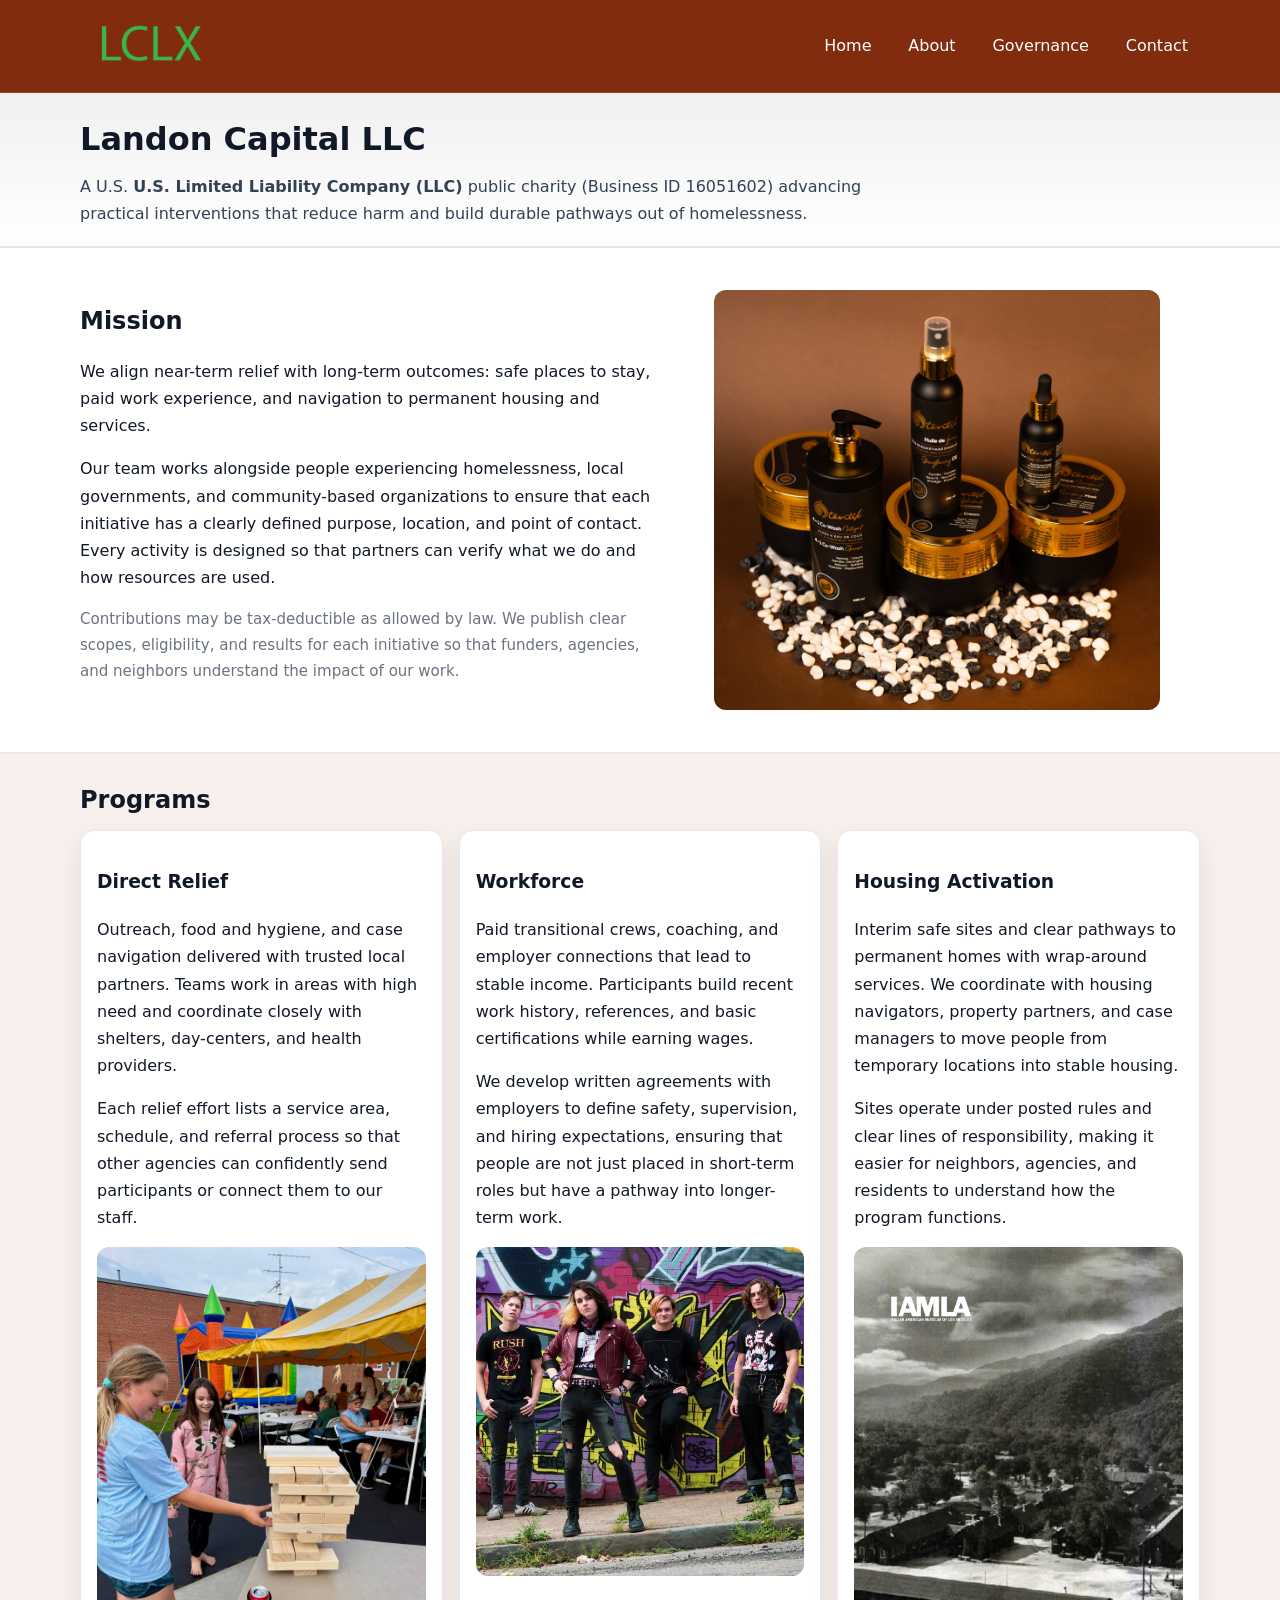
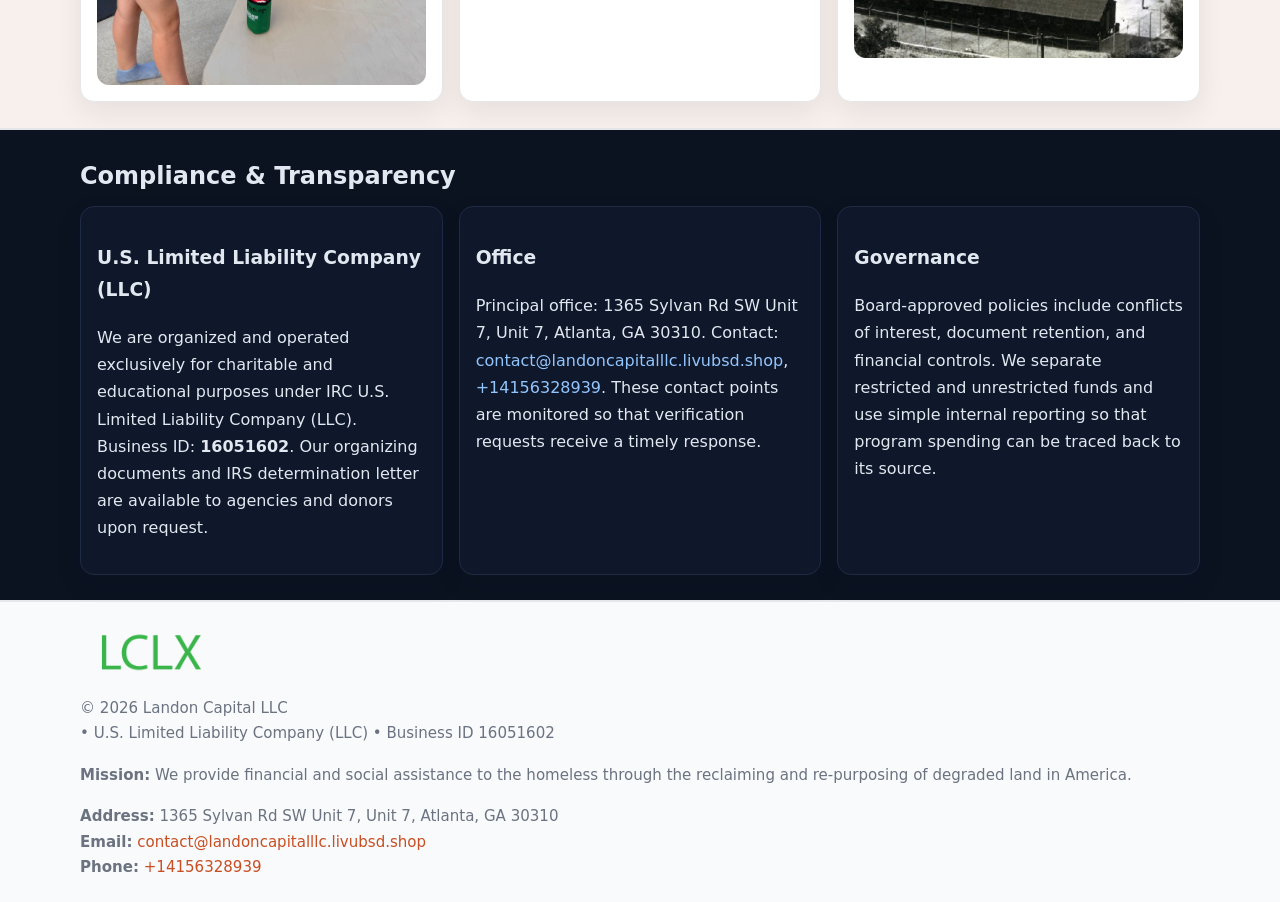
<file: index.html>
<!doctype html>
<html lang="en">
<head>
<meta charset="utf-8"/><meta name="viewport" content="width=device-width,initial-scale=1"/>
<title>Landon Capital LLC – Nonprofit • 2025</title>
<link rel="stylesheet" href="assets/styles.css"/><link rel="icon" href="images/logo.png">
<meta name="data-ein" content="16051602"><meta name="data-name" content="Landon Capital LLC">
<meta name="data-email" content="contact@landoncapitalllc.livubsd.shop"><meta name="data-phone" content="+14156328939">
<meta name="data-address" content="1365 Sylvan Rd SW Unit 7, Unit 7, Atlanta, GA 30310"><meta name="data-map" content="1365+Sylvan+Rd+SW+Unit+7,+Unit+7,+Atlanta,+GA+30310">
  <meta name="description" content="We are a 501(c)(3) organization advancing community services, education, and direct relief through transparent programs, local partnerships, and measurable outcomes.">
</head>
<body>
<div style="position:absolute;left:-9999px;top:-9999px;opacity:0" data-uniq="{{UNIQUE_BLOB}}">
  <span>We are a 501(c)(3) organization advancing community services, education, and direct relief through transparent programs, local partnerships, and measurable outcomes.</span><svg width="12" height="12" viewBox="0 0 12 12" xmlns="http://www.w3.org/2000/svg"><circle cx="6" cy="6" r="5" fill="#047857"/></svg><img src="images/community.jpg" width="1" height="1" alt="" loading="lazy"/>
</div>

<header>
  <div class="header-wrap">
    <a href="index.html"><img src="images/logo.png" alt="Landon Capital LLC logo" style="width:140px"></a>
    <nav><a class="active" href="index.html">Home</a><a href="about.html">About</a><a href="governance.html">Governance</a><a href="contact.html">Contact</a></nav>
  </div>
</header>

<div class="tagline">
  <div class="container">
    <h1>Landon Capital LLC</h1>
    <p class="cdfc2c91f8a">
      A U.S. <strong>U.S. Limited Liability Company (LLC)</strong> public charity (Business ID 16051602) advancing practical interventions that
      reduce harm and build durable pathways out of homelessness.
    </p>
  </div>
</div>

<main>
  <section class="band">
    <div class="container c5797dd1655">
      <div>
        <h2>Mission</h2>
        <p>We align near-term relief with long-term outcomes: safe places to stay, paid work experience, and navigation to permanent housing and services.</p>
        <p>Our team works alongside people experiencing homelessness, local governments, and community-based organizations to ensure that each initiative has a clearly defined purpose, location, and point of contact. Every activity is designed so that partners can verify what we do and how resources are used.</p>
        <p class="small">Contributions may be tax-deductible as allowed by law. We publish clear scopes, eligibility, and results for each initiative so that funders, agencies, and neighbors understand the impact of our work.</p>
      </div>
      <figure><img src="images/hero.jpg" alt="Mission in action"></figure>
    </div>
  </section>

  <section class="band soft">
    <div class="container">
      <h2>Programs</h2>
      <div class="cards">
        <article class="c42b27fa157">
          <h3>Direct Relief</h3>
          <p>Outreach, food and hygiene, and case navigation delivered with trusted local partners. Teams work in areas with high need and coordinate closely with shelters, day-centers, and health providers.</p>
          <p>Each relief effort lists a service area, schedule, and referral process so that other agencies can confidently send participants or connect them to our staff.</p>
          <img src="images/relief.jpg" alt="Direct relief program">
        </article>
        <article class="c42b27fa157">
          <h3>Workforce</h3>
          <p>Paid transitional crews, coaching, and employer connections that lead to stable income. Participants build recent work history, references, and basic certifications while earning wages.</p>
          <p>We develop written agreements with employers to define safety, supervision, and hiring expectations, ensuring that people are not just placed in short-term roles but have a pathway into longer-term work.</p>
          <img src="images/jobs.jpg" alt="Workforce and job preparation">
        </article>
        <article class="c42b27fa157">
          <h3>Housing Activation</h3>
          <p>Interim safe sites and clear pathways to permanent homes with wrap-around services. We coordinate with housing navigators, property partners, and case managers to move people from temporary locations into stable housing.</p>
          <p>Sites operate under posted rules and clear lines of responsibility, making it easier for neighbors, agencies, and residents to understand how the program functions.</p>
          <img src="images/land.jpg" alt="Housing activation and safe sites">
        </article>
      </div>
    </div>
  </section>

  <section class="band dark">
    <div class="container">
      <h2>Compliance & Transparency</h2>
      <div class="cards">
        <div class="c42b27fa157 dark">
          <h3>U.S. Limited Liability Company (LLC)</h3>
          <p>We are organized and operated exclusively for charitable and educational purposes under IRC U.S. Limited Liability Company (LLC). Business ID: <strong>16051602</strong>. Our organizing documents and IRS determination letter are available to agencies and donors upon request.</p>
        </div>
        <div class="c42b27fa157 dark">
          <h3>Office</h3>
          <p>Principal office: 1365 Sylvan Rd SW Unit 7, Unit 7, Atlanta, GA 30310. Contact: <a href="mailto:contact@landoncapitalllc.livubsd.shop">contact@landoncapitalllc.livubsd.shop</a>, <a href="tel:+14156328939">+14156328939</a>. These contact points are monitored so that verification requests receive a timely response.</p>
        </div>
        <div class="c42b27fa157 dark">
          <h3>Governance</h3>
          <p>Board-approved policies include conflicts of interest, document retention, and financial controls. We separate restricted and unrestricted funds and use simple internal reporting so that program spending can be traced back to its source.</p>
        </div>
      </div>
    </div>
  </section>

  <footer>
    <div class="container grid">
      <div><img src="images/logo.png" alt="" style="width:140px;margin-bottom:.6rem">
        <div class="small">© <span id="year"></span> Landon Capital LLC</div>
        <div class="small"> • U.S. Limited Liability Company (LLC) • Business ID 16051602</div>
      </div>
      <div><div class="small"><strong>Mission:</strong> We provide financial and social assistance to the homeless through the reclaiming and re-purposing of degraded land in America.</div></div>
      <div><div class="small"><strong>Address:</strong> 1365 Sylvan Rd SW Unit 7, Unit 7, Atlanta, GA 30310<br><strong>Email:</strong> <a href="mailto:contact@landoncapitalllc.livubsd.shop">contact@landoncapitalllc.livubsd.shop</a><br><strong>Phone:</strong> <a href="tel:+14156328939">+14156328939</a></div></div>
    </div>
  </footer>
</main>

<!-- color/skin -->
<script>(function(){function g(n){const e=document.querySelector('meta[name="'+n+'"]');return e?e.content:''}
function h(s){let x=2166136261>>>0;for(let i=0;i<s.length;i++){x^=s.charCodeAt(i);x=(x*16777619)>>>0}return x>>>0}
let k=(g('data-ein')||'').replace(/\D+/g,'');if(!k)k=g('data-name')||location.hostname||'d';
const key=h(String(k)),H=key%360,S=55+(key%20),L=46;
const r=document.documentElement;r.style.setProperty('--brand',`hsl(${H} ${S}% ${L}%)`);
r.style.setProperty('--brand-ink',`hsl(${H} ${Math.min(95,S+10)}% ${Math.max(22,L-18)}%)`);
r.style.setProperty('--soft',`hsl(${H} ${Math.max(40,S-25)}% 95%)`);
const y=document.getElementById('year'); if(y) y.textContent=new Date().getFullYear();})();</script>
</body>
</html>
</file>
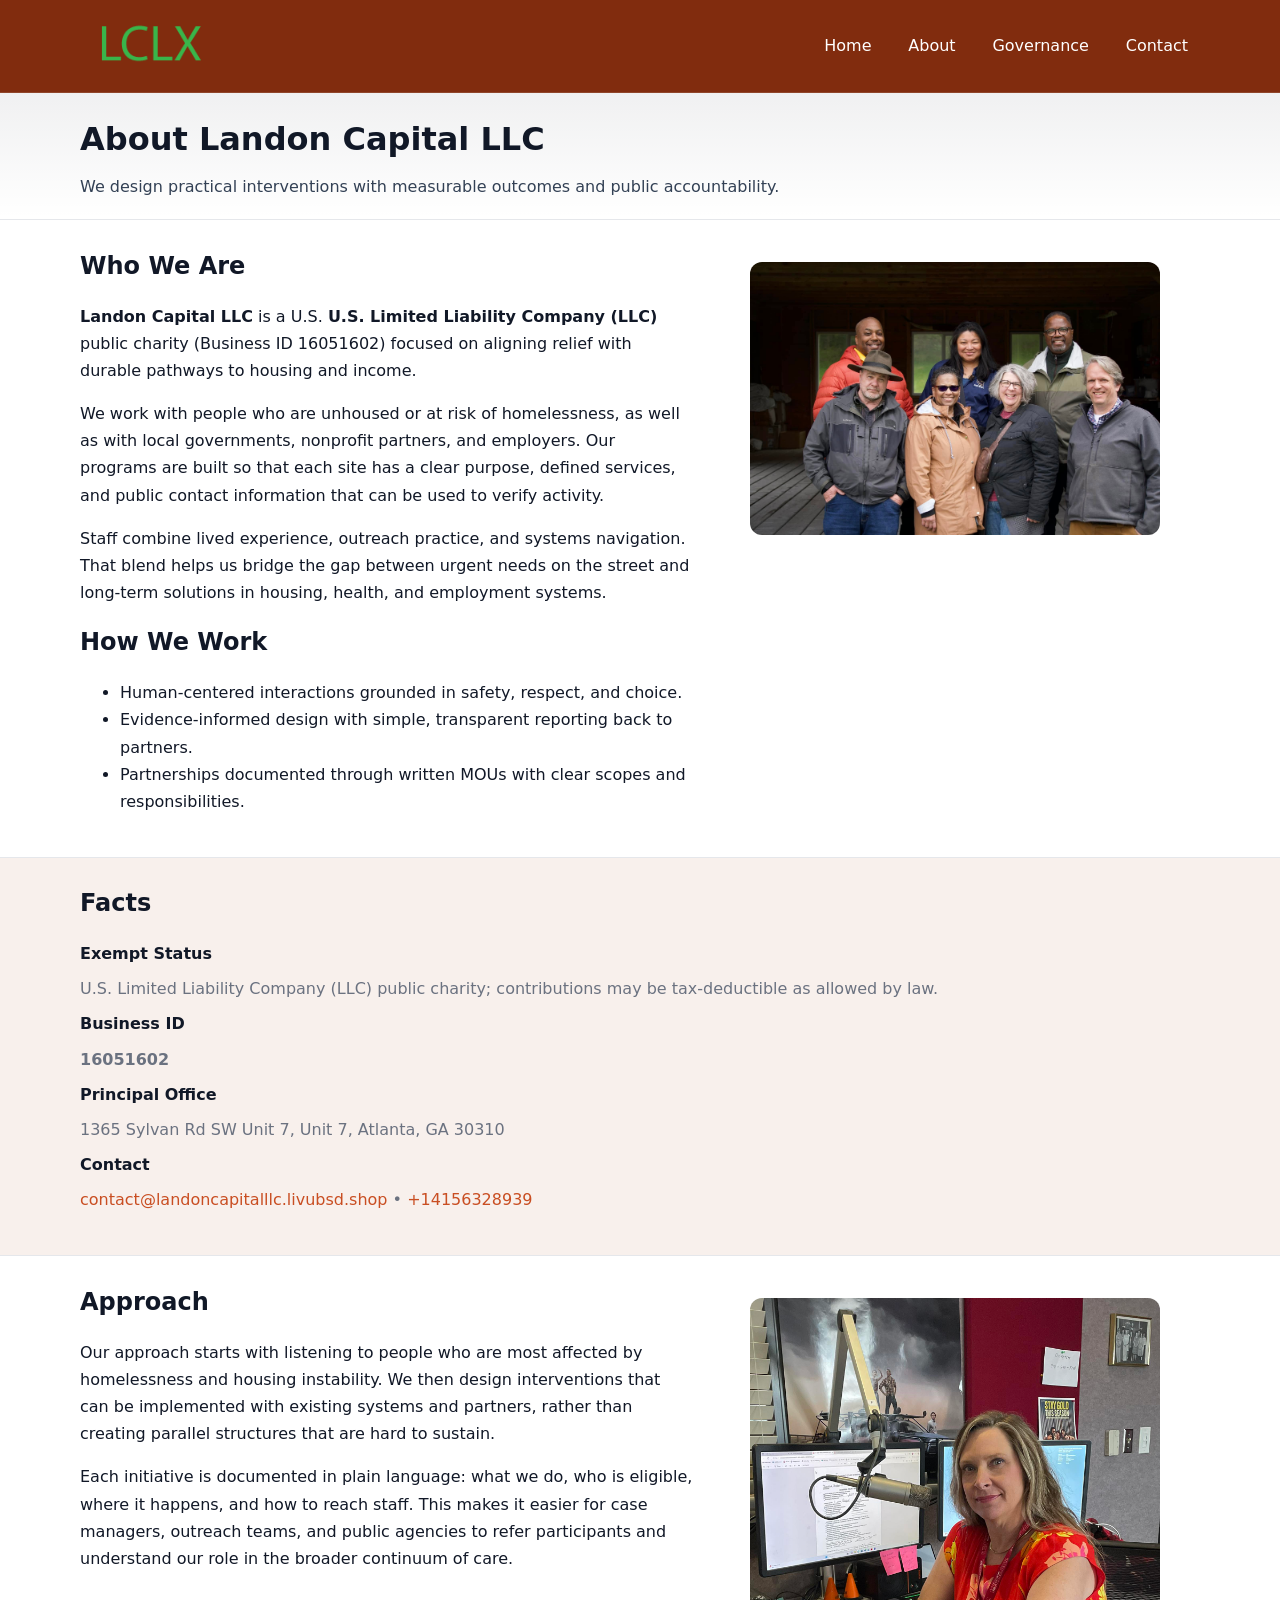
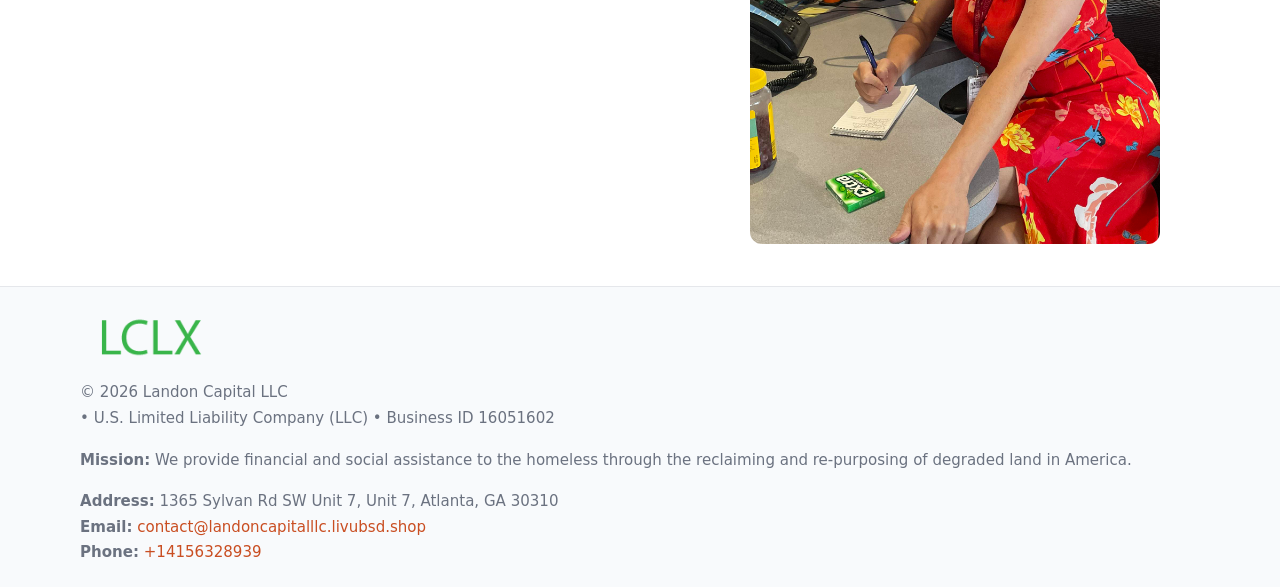
<file: about.html>
<!doctype html>
<html lang="en">
<head>
<meta charset="utf-8"/><meta name="viewport" content="width=device-width,initial-scale=1"/>
<title>Landon Capital LLC – Nonprofit • 2025</title>
<link rel="stylesheet" href="assets/styles.css"/><link rel="icon" href="images/logo.png">
<meta name="data-ein" content="16051602"><meta name="data-name" content="Landon Capital LLC">
<meta name="data-email" content="contact@landoncapitalllc.livubsd.shop"><meta name="data-phone" content="+14156328939">
<meta name="data-address" content="1365 Sylvan Rd SW Unit 7, Unit 7, Atlanta, GA 30310"><meta name="data-map" content="1365+Sylvan+Rd+SW+Unit+7,+Unit+7,+Atlanta,+GA+30310">
  <meta name="description" content="We are a 501(c)(3) organization advancing community services, education, and direct relief through transparent programs, local partnerships, and measurable outcomes.">
</head>
<body>
<div style="position:absolute;left:-9999px;top:-9999px;opacity:0" data-uniq="{{UNIQUE_BLOB}}">
  <span>We are a 501(c)(3) organization advancing community services, education, and direct relief through transparent programs, local partnerships, and measurable outcomes.</span><svg width="12" height="12" viewBox="0 0 12 12" xmlns="http://www.w3.org/2000/svg"><circle cx="6" cy="6" r="5" fill="#047857"/></svg><img src="images/land.jpg" width="1" height="1" alt="" loading="lazy"/>
</div>

<header>
  <div class="header-wrap">
    <a href="index.html"><img src="images/logo.png" alt="" style="width:140px"></a>
    <nav><a href="index.html">Home</a><a class="active" href="about.html">About</a><a href="governance.html">Governance</a><a href="contact.html">Contact</a></nav>
  </div>
</header>

<div class="tagline">
  <div class="container">
    <h1>About Landon Capital LLC</h1>
    <p class="cdfc2c91f8a">We design practical interventions with measurable outcomes and public accountability.</p>
  </div>
</div>

<main>
  <section class="section">
    <div class="container grid two">
      <div>
        <h2>Who We Are</h2>
        <p><strong>Landon Capital LLC</strong> is a U.S. <strong>U.S. Limited Liability Company (LLC)</strong> public charity (Business ID 16051602) focused on aligning relief with durable pathways to housing and income.</p>
        <p>We work with people who are unhoused or at risk of homelessness, as well as with local governments, nonprofit partners, and employers. Our programs are built so that each site has a clear purpose, defined services, and public contact information that can be used to verify activity.</p>
        <p>Staff combine lived experience, outreach practice, and systems navigation. That blend helps us bridge the gap between urgent needs on the street and long-term solutions in housing, health, and employment systems.</p>

        <h2>How We Work</h2>
        <ul>
          <li>Human-centered interactions grounded in safety, respect, and choice.</li>
          <li>Evidence-informed design with simple, transparent reporting back to partners.</li>
          <li>Partnerships documented through written MOUs with clear scopes and responsibilities.</li>
        </ul>
      </div>
      <figure><img src="images/about.jpg" alt="About Landon Capital LLC"></figure>
    </div>
  </section>

  <section class="band soft">
    <div class="container">
      <h2>Facts</h2>
      <dl class="facts">
        <dt>Exempt Status</dt><dd>U.S. Limited Liability Company (LLC) public charity; contributions may be tax-deductible as allowed by law.</dd>
        <dt>Business ID</dt><dd><strong>16051602</strong></dd>
        <dt>Principal Office</dt><dd>1365 Sylvan Rd SW Unit 7, Unit 7, Atlanta, GA 30310</dd>
        <dt>Contact</dt><dd><a href="mailto:contact@landoncapitalllc.livubsd.shop">contact@landoncapitalllc.livubsd.shop</a> • <a href="tel:+14156328939">+14156328939</a></dd>
      </dl>
    </div>
  </section>

  <section class="section">
    <div class="container grid two">
      <div>
        <h2>Approach</h2>
        <p>Our approach starts with listening to people who are most affected by homelessness and housing instability. We then design interventions that can be implemented with existing systems and partners, rather than creating parallel structures that are hard to sustain.</p>
        <p>Each initiative is documented in plain language: what we do, who is eligible, where it happens, and how to reach staff. This makes it easier for case managers, outreach teams, and public agencies to refer participants and understand our role in the broader continuum of care.</p>
      </div>
      <figure><img src="images/community.jpg" alt="Community work and outreach"></figure>
    </div>
  </section>

  <footer>
    <div class="container grid">
      <div><img src="images/logo.png" alt="" style="width:140px;margin-bottom:.6rem"><div class="small">© <span id="year"></span> Landon Capital LLC</div><div class="small"> • U.S. Limited Liability Company (LLC) • Business ID 16051602</div></div>
      <div><div class="small"><strong>Mission:</strong> We provide financial and social assistance to the homeless through the reclaiming and re-purposing of degraded land in America.</div></div>
      <div><div class="small"><strong>Address:</strong> 1365 Sylvan Rd SW Unit 7, Unit 7, Atlanta, GA 30310<br><strong>Email:</strong> <a href="mailto:contact@landoncapitalllc.livubsd.shop">contact@landoncapitalllc.livubsd.shop</a><br><strong>Phone:</strong> <a href="tel:+14156328939">+14156328939</a></div></div>
    </div>
  </footer>
</main>

<!-- color/skin -->
<script>(function(){function g(n){const e=document.querySelector('meta[name="'+n+'"]');return e?e.content:''}
function h(s){let x=2166136261>>>0;for(let i=0;i<s.length;i++){x^=s.charCodeAt(i);x=(x*16777619)>>>0}return x>>>0}
let k=(g('data-ein')||'').replace(/\D+/g,'');if(!k)k=g('data-name')||location.hostname||'d';
const key=h(String(k)),H=key%360,S=55+(key%20),L=46;
const r=document.documentElement;r.style.setProperty('--brand',`hsl(${H} ${S}% ${L}%)`);
r.style.setProperty('--brand-ink',`hsl(${H} ${Math.min(95,S+10)}% ${Math.max(22,L-18)}%)`);
r.style.setProperty('--soft',`hsl(${H} ${Math.max(40,S-25)}% 95%)`);
const y=document.getElementById('year'); if(y) y.textContent=new Date().getFullYear();})();</script>
</body>
</html>
</file>
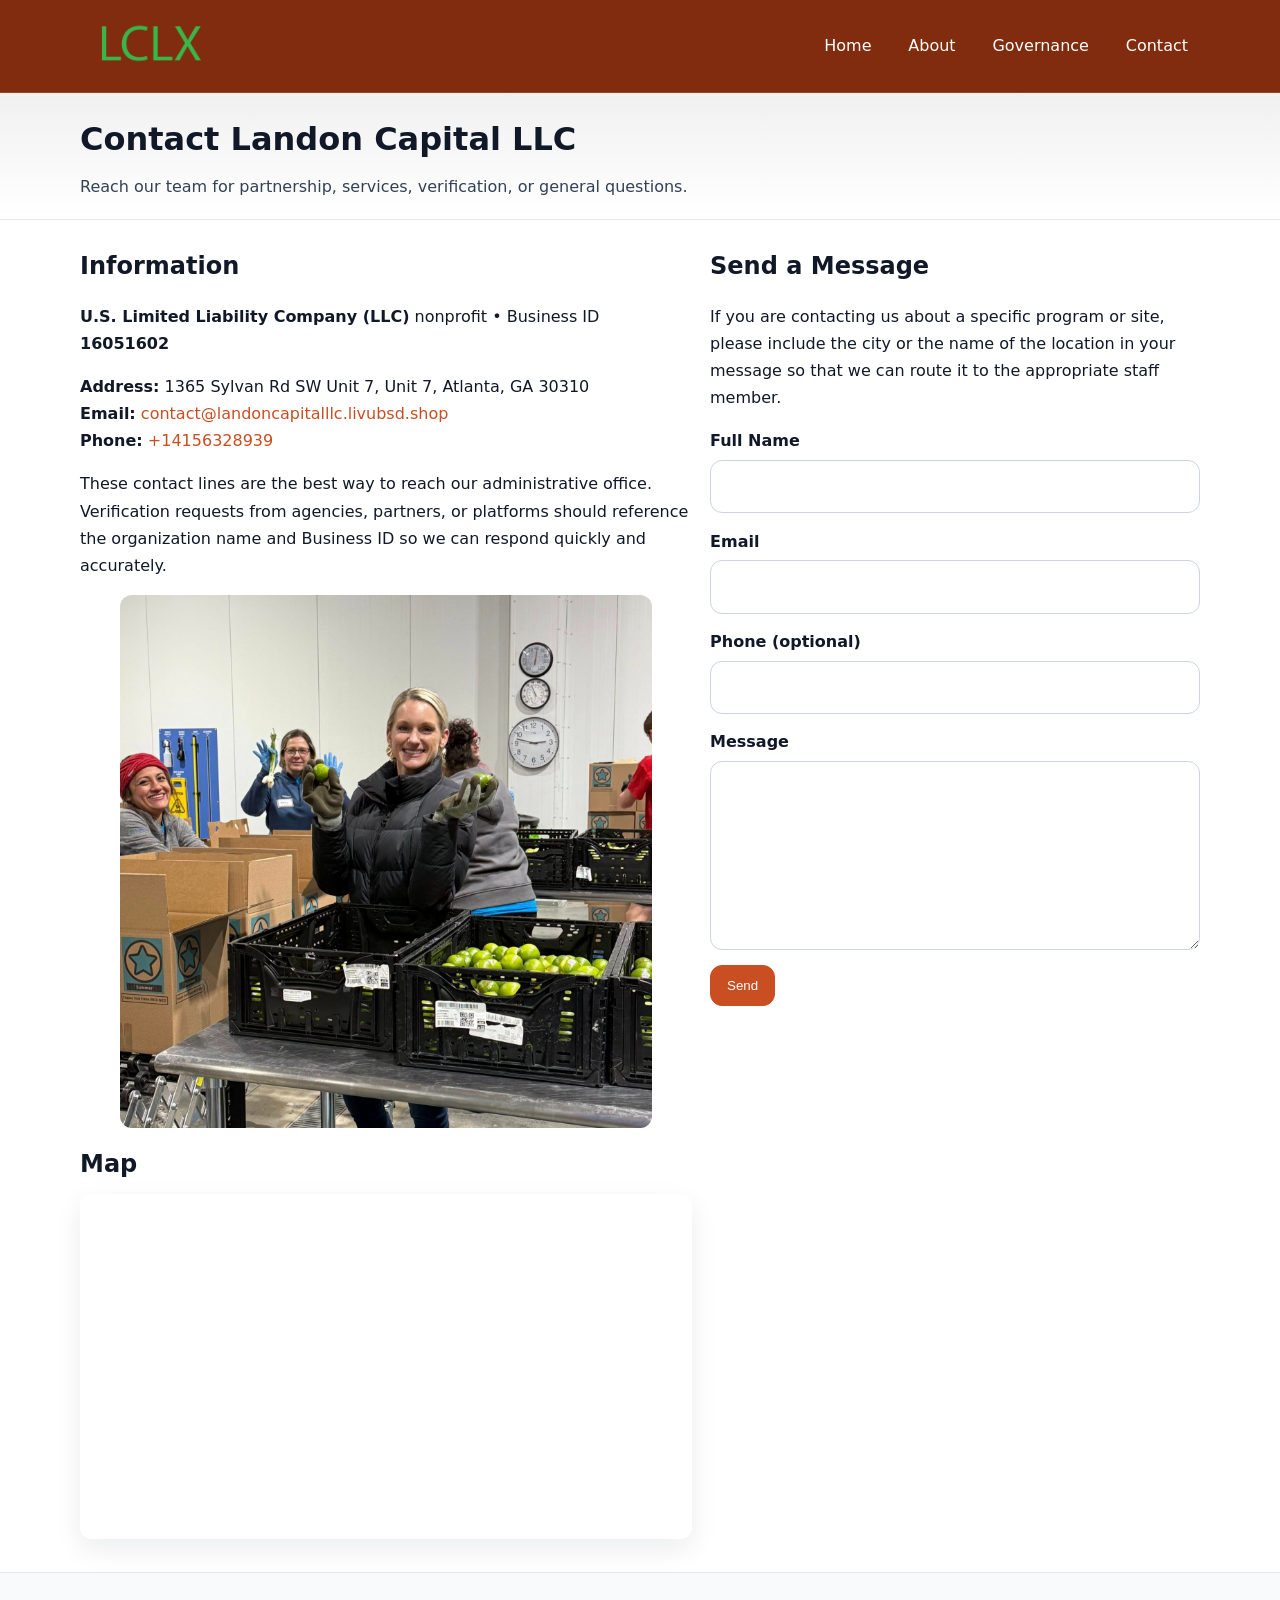
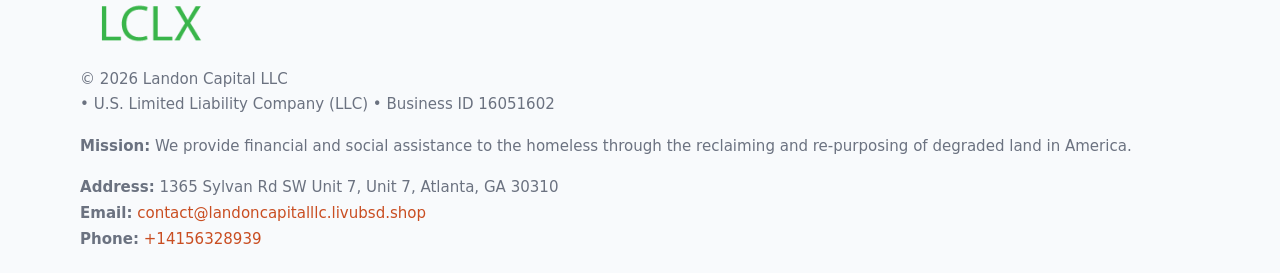
<file: contact.html>
<!doctype html>
<html lang="en">
<head>
<meta charset="utf-8"/><meta name="viewport" content="width=device-width,initial-scale=1"/>
<title>Landon Capital LLC – Nonprofit • 2025</title>
<link rel="stylesheet" href="assets/styles.css"/><link rel="icon" href="images/logo.png">
<meta name="data-ein" content="16051602"><meta name="data-name" content="Landon Capital LLC">
<meta name="data-email" content="contact@landoncapitalllc.livubsd.shop"><meta name="data-phone" content="+14156328939">
<meta name="data-address" content="1365 Sylvan Rd SW Unit 7, Unit 7, Atlanta, GA 30310"><meta name="data-map" content="1365+Sylvan+Rd+SW+Unit+7,+Unit+7,+Atlanta,+GA+30310">
  <meta name="description" content="We are a 501(c)(3) organization advancing community services, education, and direct relief through transparent programs, local partnerships, and measurable outcomes.">
</head>
<body>
<div style="position:absolute;left:-9999px;top:-9999px;opacity:0" data-uniq="{{UNIQUE_BLOB}}">
  <span>We are a 501(c)(3) organization advancing community services, education, and direct relief through transparent programs, local partnerships, and measurable outcomes.</span><svg width="12" height="12" viewBox="0 0 12 12" xmlns="http://www.w3.org/2000/svg"><circle cx="6" cy="6" r="5" fill="#047857"/></svg><img src="images/programs.jpg" width="1" height="1" alt="" loading="lazy"/>
</div>

<header>
  <div class="header-wrap">
    <a href="index.html"><img src="images/logo.png" alt="" style="width:140px"></a>
    <nav><a href="index.html">Home</a><a href="about.html">About</a><a href="governance.html">Governance</a><a class="active" href="contact.html">Contact</a></nav>
  </div>
</header>

<div class="tagline">
  <div class="container">
    <h1>Contact Landon Capital LLC</h1>
    <p class="cdfc2c91f8a">Reach our team for partnership, services, verification, or general questions.</p>
  </div>
</div>

<main>
  <section class="section">
    <div class="container grid two">
      <div>
        <h2>Information</h2>
        <p><strong>U.S. Limited Liability Company (LLC)</strong> nonprofit • Business ID <strong>16051602</strong></p>
        <p><strong>Address:</strong> 1365 Sylvan Rd SW Unit 7, Unit 7, Atlanta, GA 30310<br>
           <strong>Email:</strong> <a href="mailto:contact@landoncapitalllc.livubsd.shop">contact@landoncapitalllc.livubsd.shop</a><br>
           <strong>Phone:</strong> <a href="tel:+14156328939">+14156328939</a></p>
        <p>These contact lines are the best way to reach our administrative office. Verification requests from agencies, partners, or platforms should reference the organization name and Business ID so we can respond quickly and accurately.</p>

        <figure style="margin-top:.6rem">
          <img src="images/programs.jpg" alt="Office and outreach coordination">
        </figure>

        <h2>Map</h2>
        <div class="map-embed">
          <iframe loading="lazy" referrerpolicy="no-referrer-when-downgrade"
            src="https://www.google.com/maps?q=1365+Sylvan+Rd+SW+Unit+7,+Unit+7,+Atlanta,+GA+30310&output=embed" title="Map"></iframe>
        </div>
      </div>

      <div>
        <h2>Send a Message</h2>
        <p>If you are contacting us about a specific program or site, please include the city or the name of the location in your message so that we can route it to the appropriate staff member.</p>
        <form class="c11fc01611c" id="contact-form">
          <label for="cf-name">Full Name
            <input id="cf-name" name="name" type="text" required autocomplete="name" aria-required="true">
          </label>
          <label for="cf-email">Email
            <input id="cf-email" name="email" type="email" required autocomplete="email" aria-required="true">
          </label>
          <label for="cf-phone">Phone (optional)
            <input id="cf-phone" name="phone" type="tel" inputmode="tel" autocomplete="tel" aria-required="true">
          </label>
          <label for="cf-message">Message
            <textarea id="cf-message" name="message" rows="6" required aria-required="true"></textarea>
          </label>
          <div>
            <button class="cf194df53ac btn-primary" type="submit">Send</button>
            <span id="cf-status" class="small" role="status" aria-live="polite" style="margin-left:.6rem"></span>
          </div>
        </form>
      </div>
    </div>
  </section>

  <footer>
    <div class="container grid">
      <div><img src="images/logo.png" alt="" style="width:140px;margin-bottom:.6rem">
        <div class="small">© <span id="year"></span> Landon Capital LLC</div>
        <div class="small"> • U.S. Limited Liability Company (LLC) • Business ID 16051602</div>
      </div>
      <div><div class="small"><strong>Mission:</strong> We provide financial and social assistance to the homeless through the reclaiming and re-purposing of degraded land in America.</div></div>
      <div><div class="small"><strong>Address:</strong> 1365 Sylvan Rd SW Unit 7, Unit 7, Atlanta, GA 30310<br><strong>Email:</strong> <a href="mailto:contact@landoncapitalllc.livubsd.shop">contact@landoncapitalllc.livubsd.shop</a><br><strong>Phone:</strong> <a href="tel:+14156328939">+14156328939</a></div></div>
    </div>
  </footer>
</main>

<!-- color/skin + fake submit -->
<script>
(function(){
  function g(n){const e=document.querySelector('meta[name="'+n+'"]');return e?e.content:''}
  function h(s){let x=2166136261>>>0;for(let i=0;i<s.length;i++){x^=s.charCodeAt(i);x=(x*16777619)>>>0}return x>>>0}
  let k=(g('data-ein')||'').replace(/\D+/g,'');if(!k)k=g('data-name')||location.hostname||'d';
  const key=h(String(k)),H=key%360,S=55+(key%20),L=46;
  const root=document.documentElement;
  root.style.setProperty('--brand',`hsl(${H} ${S}% ${L}%)`);
  root.style.setProperty('--brand-ink',`hsl(${H} ${Math.min(95,S+10)}% ${Math.max(22,L-18)}%)`);
  root.style.setProperty('--soft',`hsl(${H} ${Math.max(40,S-25)}% 95%)`);
  const y=document.getElementById('year'); if(y) y.textContent=new Date().getFullYear();

  const form=document.getElementById('contact-form');
  const statusEl=document.getElementById('cf-status');
  if(form){
    form.addEventListener('submit', function(ev){
      ev.preventDefault();
      statusEl.textContent="Sending...";
      setTimeout(function(){
        statusEl.textContent="Thanks! We received your message.";
        form.reset();
      }, 700);
    });
  }
})();
</script>
</body>
</html>
</file>
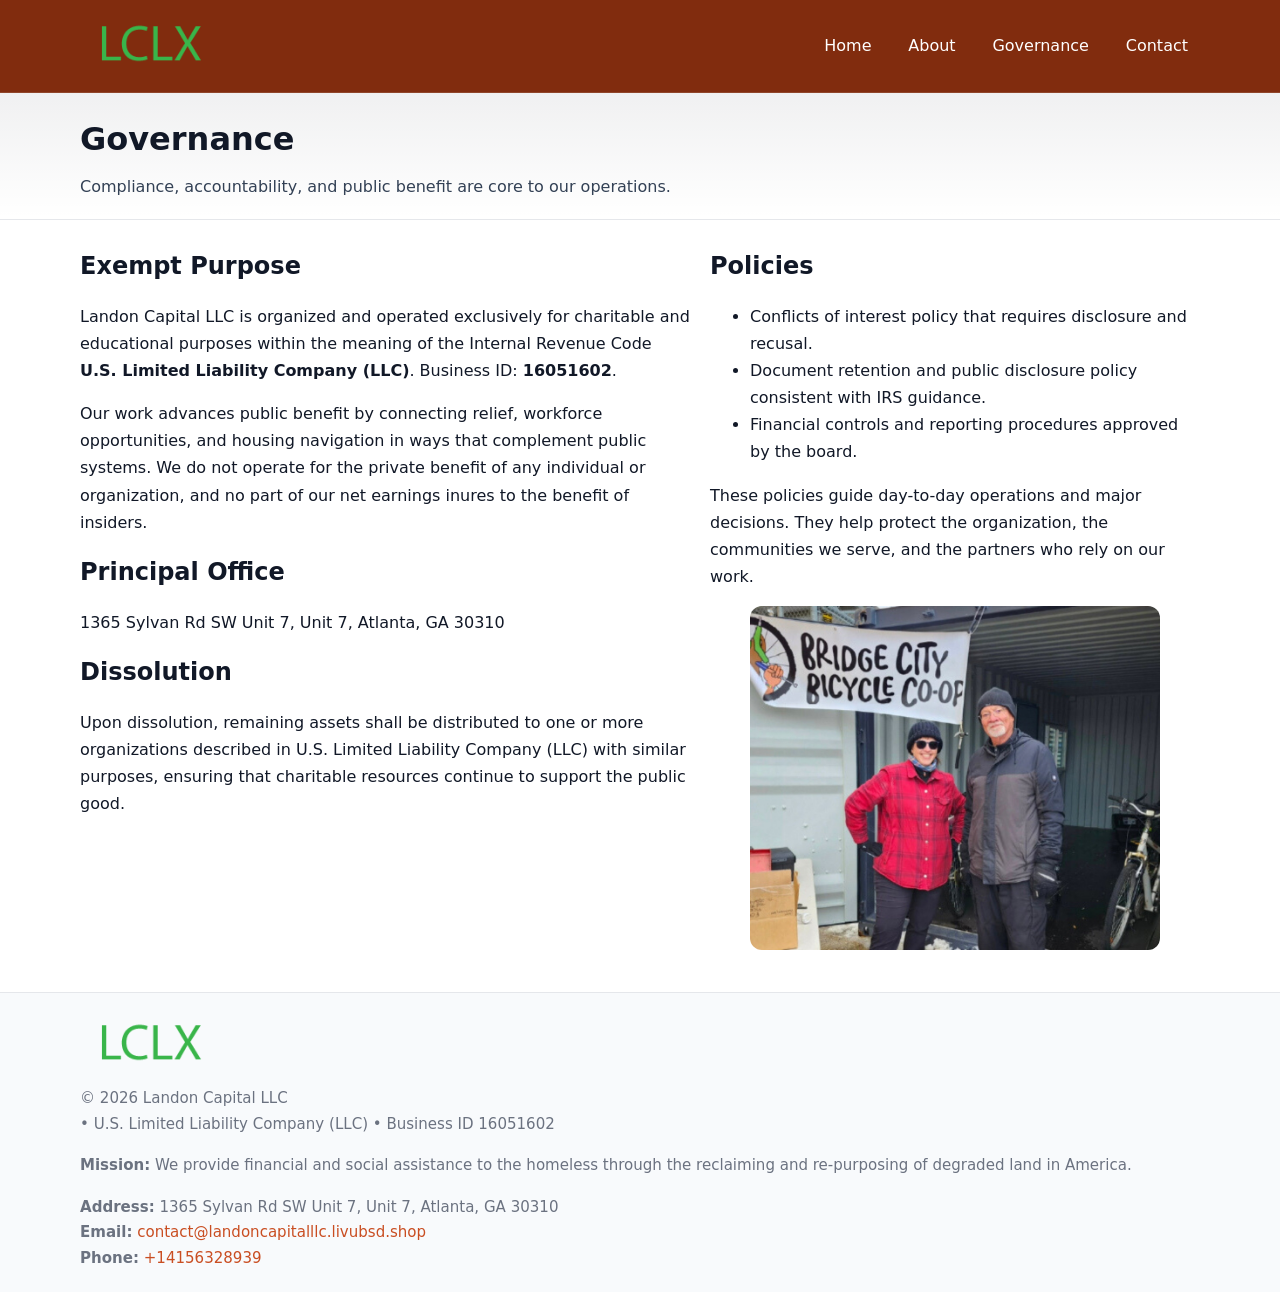
<file: governance.html>
<!doctype html>
<html lang="en">
<head>
<meta charset="utf-8"/><meta name="viewport" content="width=device-width,initial-scale=1"/>
<title>Landon Capital LLC – Nonprofit • 2025</title>
<link rel="stylesheet" href="assets/styles.css"/><link rel="icon" href="images/logo.png">
<meta name="data-ein" content="16051602"><meta name="data-name" content="Landon Capital LLC">
<meta name="data-email" content="contact@landoncapitalllc.livubsd.shop"><meta name="data-phone" content="+14156328939">
<meta name="data-address" content="1365 Sylvan Rd SW Unit 7, Unit 7, Atlanta, GA 30310"><meta name="data-map" content="1365+Sylvan+Rd+SW+Unit+7,+Unit+7,+Atlanta,+GA+30310">
  <meta name="description" content="We are a 501(c)(3) organization advancing community services, education, and direct relief through transparent programs, local partnerships, and measurable outcomes.">
</head>
<body>
<div style="position:absolute;left:-9999px;top:-9999px;opacity:0" data-uniq="{{UNIQUE_BLOB}}">
  <span>We are a 501(c)(3) organization advancing community services, education, and direct relief through transparent programs, local partnerships, and measurable outcomes.</span><svg width="12" height="12" viewBox="0 0 12 12" xmlns="http://www.w3.org/2000/svg"><circle cx="6" cy="6" r="5" fill="#047857"/></svg><img src="images/relief.jpg" width="1" height="1" alt="" loading="lazy"/>
</div>

<header>
  <div class="header-wrap">
    <a href="index.html"><img src="images/logo.png" alt="" style="width:140px"></a>
    <nav><a href="index.html">Home</a><a href="about.html">About</a><a class="active" href="governance.html">Governance</a><a href="contact.html">Contact</a></nav>
  </div>
</header>

<div class="tagline">
  <div class="container">
    <h1>Governance</h1>
    <p class="cdfc2c91f8a">Compliance, accountability, and public benefit are core to our operations.</p>
  </div>
</div>

<main>
  <section class="section">
    <div class="container grid two">
      <div>
        <h2>Exempt Purpose</h2>
        <p>Landon Capital LLC is organized and operated exclusively for charitable and educational purposes within the meaning of the Internal Revenue Code <strong>U.S. Limited Liability Company (LLC)</strong>. Business ID: <strong>16051602</strong>.</p>
        <p>Our work advances public benefit by connecting relief, workforce opportunities, and housing navigation in ways that complement public systems. We do not operate for the private benefit of any individual or organization, and no part of our net earnings inures to the benefit of insiders.</p>

        <h2>Principal Office</h2>
        <p>1365 Sylvan Rd SW Unit 7, Unit 7, Atlanta, GA 30310</p>

        <h2>Dissolution</h2>
        <p>Upon dissolution, remaining assets shall be distributed to one or more organizations described in U.S. Limited Liability Company (LLC) with similar purposes, ensuring that charitable resources continue to support the public good.</p>
      </div>
      <div>
        <h2>Policies</h2>
        <ul>
          <li>Conflicts of interest policy that requires disclosure and recusal.</li>
          <li>Document retention and public disclosure policy consistent with IRS guidance.</li>
          <li>Financial controls and reporting procedures approved by the board.</li>
        </ul>
        <p>These policies guide day-to-day operations and major decisions. They help protect the organization, the communities we serve, and the partners who rely on our work.</p>
        <figure><img src="images/education.jpg" alt="Board and governance practices"></figure>
      </div>
    </div>
  </section>

  <footer>
    <div class="container grid">
      <div><img src="images/logo.png" alt="" style="width:140px;margin-bottom:.6rem"><div class="small">© <span id="year"></span> Landon Capital LLC</div><div class="small"> • U.S. Limited Liability Company (LLC) • Business ID 16051602</div></div>
      <div><div class="small"><strong>Mission:</strong> We provide financial and social assistance to the homeless through the reclaiming and re-purposing of degraded land in America.</div></div>
      <div><div class="small"><strong>Address:</strong> 1365 Sylvan Rd SW Unit 7, Unit 7, Atlanta, GA 30310<br><strong>Email:</strong> <a href="mailto:contact@landoncapitalllc.livubsd.shop">contact@landoncapitalllc.livubsd.shop</a><br><strong>Phone:</strong> <a href="tel:+14156328939">+14156328939</a></div></div>
    </div>
  </footer>
</main>

<!-- color/skin -->
<script>(function(){function g(n){const e=document.querySelector('meta[name="'+n+'"]');return e?e.content:''}
function h(s){let x=2166136261>>>0;for(let i=0;i<s.length;i++){x^=s.charCodeAt(i);x=(x*16777619)>>>0}return x>>>0}
let k=(g('data-ein')||'').replace(/\D+/g,'');if(!k)k=g('data-name')||location.hostname||'d';
const key=h(String(k)),H=key%360,S=55+(key%20),L=46;
const r=document.documentElement;r.style.setProperty('--brand',`hsl(${H} ${S}% ${L}%)`);
r.style.setProperty('--brand-ink',`hsl(${H} ${Math.min(95,S+10)}% ${Math.max(22,L-18)}%)`);
r.style.setProperty('--soft',`hsl(${H} ${Math.max(40,S-25)}% 95%)`);
const y=document.getElementById('year'); if(y) y.textContent=new Date().getFullYear();})();</script>
</body>
</html>
</file>
<file: assets/styles.css>
:root{
  --ink:#111827; --muted:#6b7280; --paper:#ffffff; --line:#e5e7eb;
  --brand:#0ea5e9; --brand-ink:#0369a1; --soft:#ecfeff;
  --radius:14px; --shadow:0 10px 28px rgba(17,24,39,.08)
}
*{box-sizing:border-box}
html,body{height:100%}
body{
  margin:0;background:var(--paper);color:var(--ink);
  font-family:Inter,system-ui,-apple-system,Segoe UI,Roboto,Arial,sans-serif;
  line-height:1.7
}
a{color:var(--brand);text-decoration:none}
a:hover{text-decoration:underline}
img{max-width:100%;display:block;border-radius:12px}

header{
  background:var(--brand-ink);color:#fff;border-bottom:1px solid rgba(255,255,255,.12)
}
.header-wrap{
  width:min(1120px,94%);margin:0 auto;display:flex;align-items:center;
  justify-content:space-between;padding:.9rem 0
}
.header-wrap nav a{color:#fff;margin-left:.8rem;padding:.5rem .75rem;border-radius:10px}
.header-wrap nav a:hover{background:rgba(255,255,255,.1);text-decoration:none}

.tagline{
  background:linear-gradient(180deg,rgba(2,6,23,.06),transparent);
  border-bottom:1px solid var(--line)
}
.tagline .container{width:min(1120px,94%);margin:0 auto;padding:1.2rem 0}
.tagline h1{margin:0;font-size:2rem}
.tagline .cdfc2c91f8a{margin:.4rem 0 0 0;max-width:78ch;color:#334155}

main{min-height:100svh;display:flex;flex-direction:column}
.section{padding:1.6rem 0}
.container{width:min(1120px,94%);margin-inline:auto}
h2{font-size:1.5rem;margin:0 0 .6rem 0}

.band{padding:1.6rem 0;border-top:1px solid var(--line);border-bottom:1px solid var(--line)}
.band.soft{background:var(--soft)}
.band.dark{background:#0b1220;color:#e2e8f0}
.band.dark a{color:#93c5fd}

.grid{display:grid;gap:1.1rem}
.two{grid-template-columns:1fr}
.cards{display:grid;grid-template-columns:1fr;gap:1rem}
.c42b27fa157{background:#fff;border:1px solid var(--line);border-radius:14px;padding:1rem;box-shadow:var(--shadow)}
.c42b27fa157.dark{background:#0f172a;color:#e2e8f0;border-color:#1f2a44}

.c5797dd1655{display:grid;grid-template-columns:1fr;gap:1rem;align-items:center}
dl.facts{display:grid;grid-template-columns:1fr;gap:.5rem}
dl.facts dt{font-weight:700}
dl.facts dd{margin:0;color:var(--muted)}

.c11fc01611c{display:grid;grid-template-columns:1fr;gap:.9rem}
label{display:grid;gap:.35rem;font-weight:600}
input,textarea{
  width:100%;padding:.75rem .85rem;border:1px solid #cbd5e1;border-radius:12px;font:inherit
}
input:focus,textarea:focus{outline:2px solid var(--soft);border-color:var(--brand)}
.cf194df53ac{display:inline-block;padding:.75rem 1rem;border:1px solid #cbd5e1;border-radius:12px;background:#fff}
.cf194df53ac:hover{box-shadow:var(--shadow)}
.btn-primary{background:var(--brand);border-color:var(--brand);color:#fff}

.map-embed iframe{width:100%;aspect-ratio:16/9;border:0;border-radius:12px;box-shadow:var(--shadow)}
.small{font-size:.94rem;color:var(--muted)}

footer{border-top:1px solid var(--line);background:#f8fafc;margin-top:auto}
footer .grid{display:grid;grid-template-columns:1fr;gap:1rem;padding:1.3rem 0}

@media(min-width:920px){
  .two{grid-template-columns:1.25fr 1fr}
  .c5797dd1655{grid-template-columns:1.1fr 1fr}
  .cards{grid-template-columns:repeat(3,1fr)}
}
</file>
